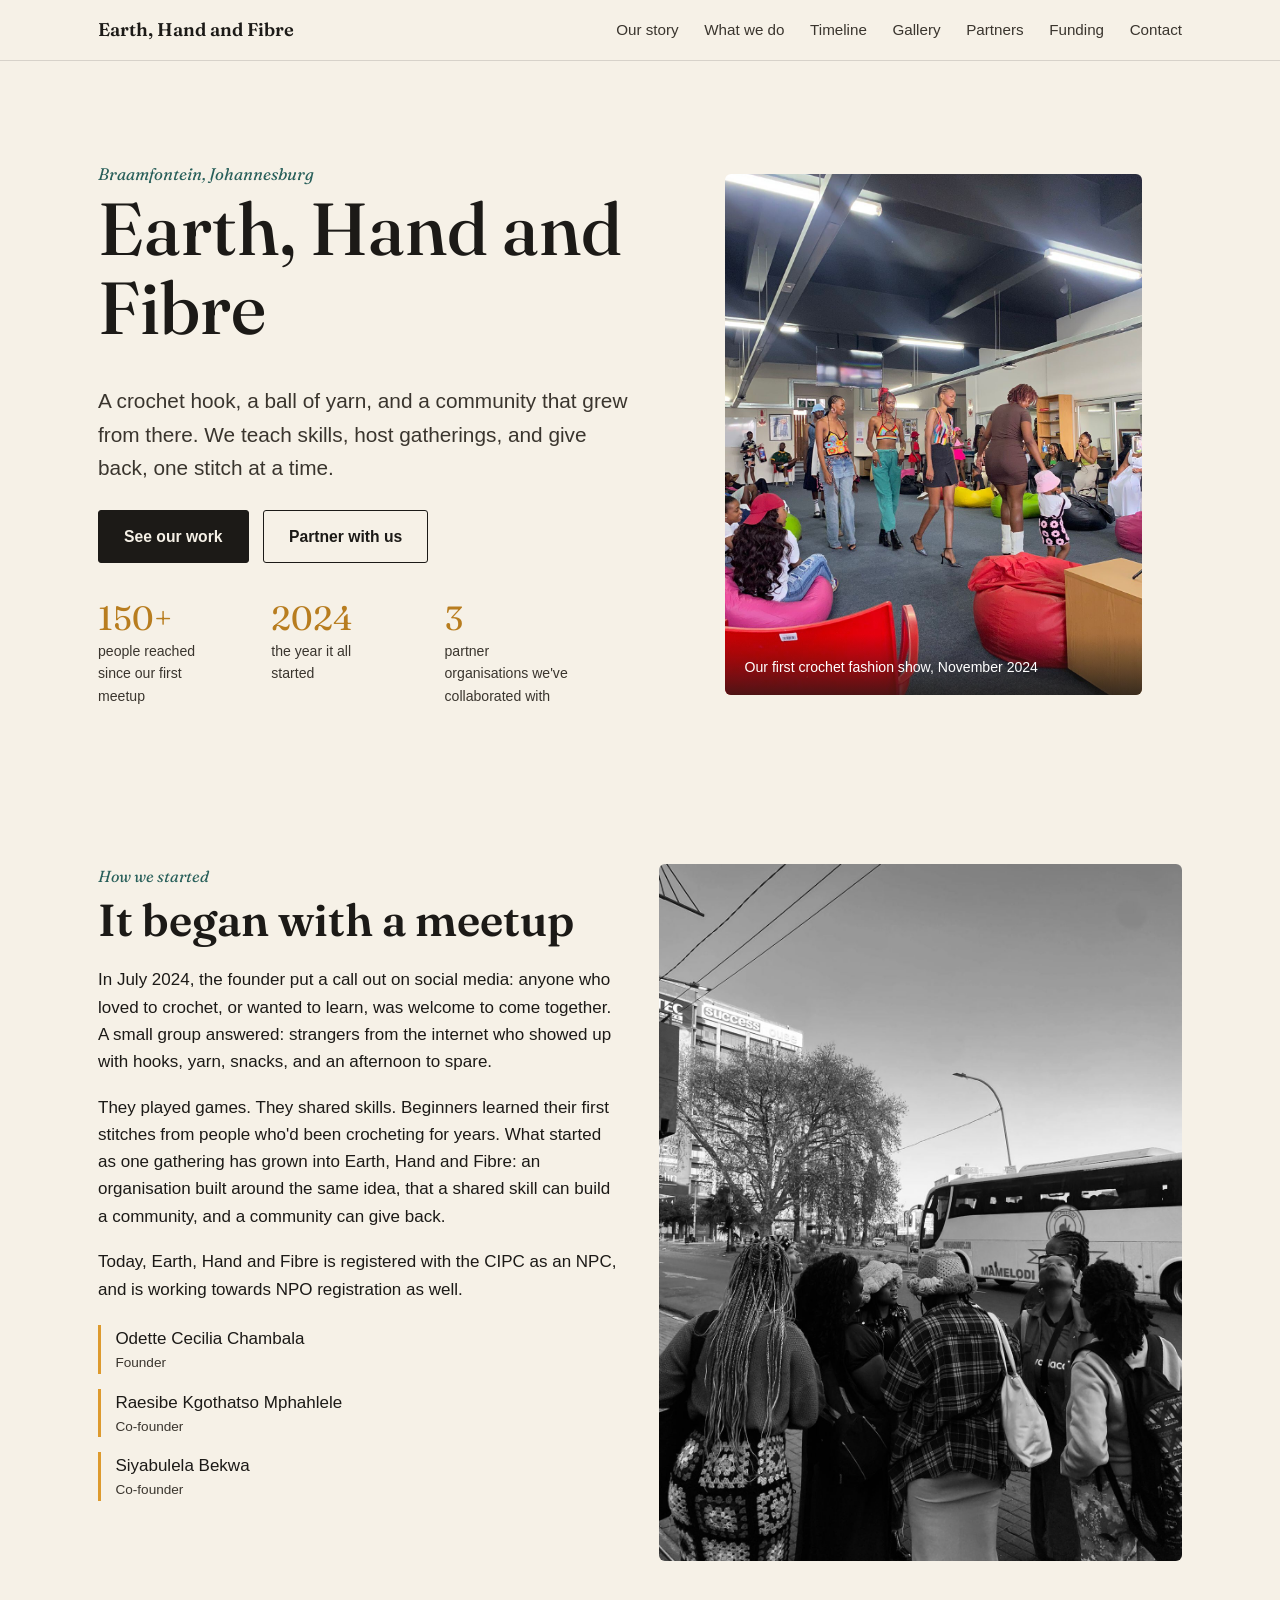
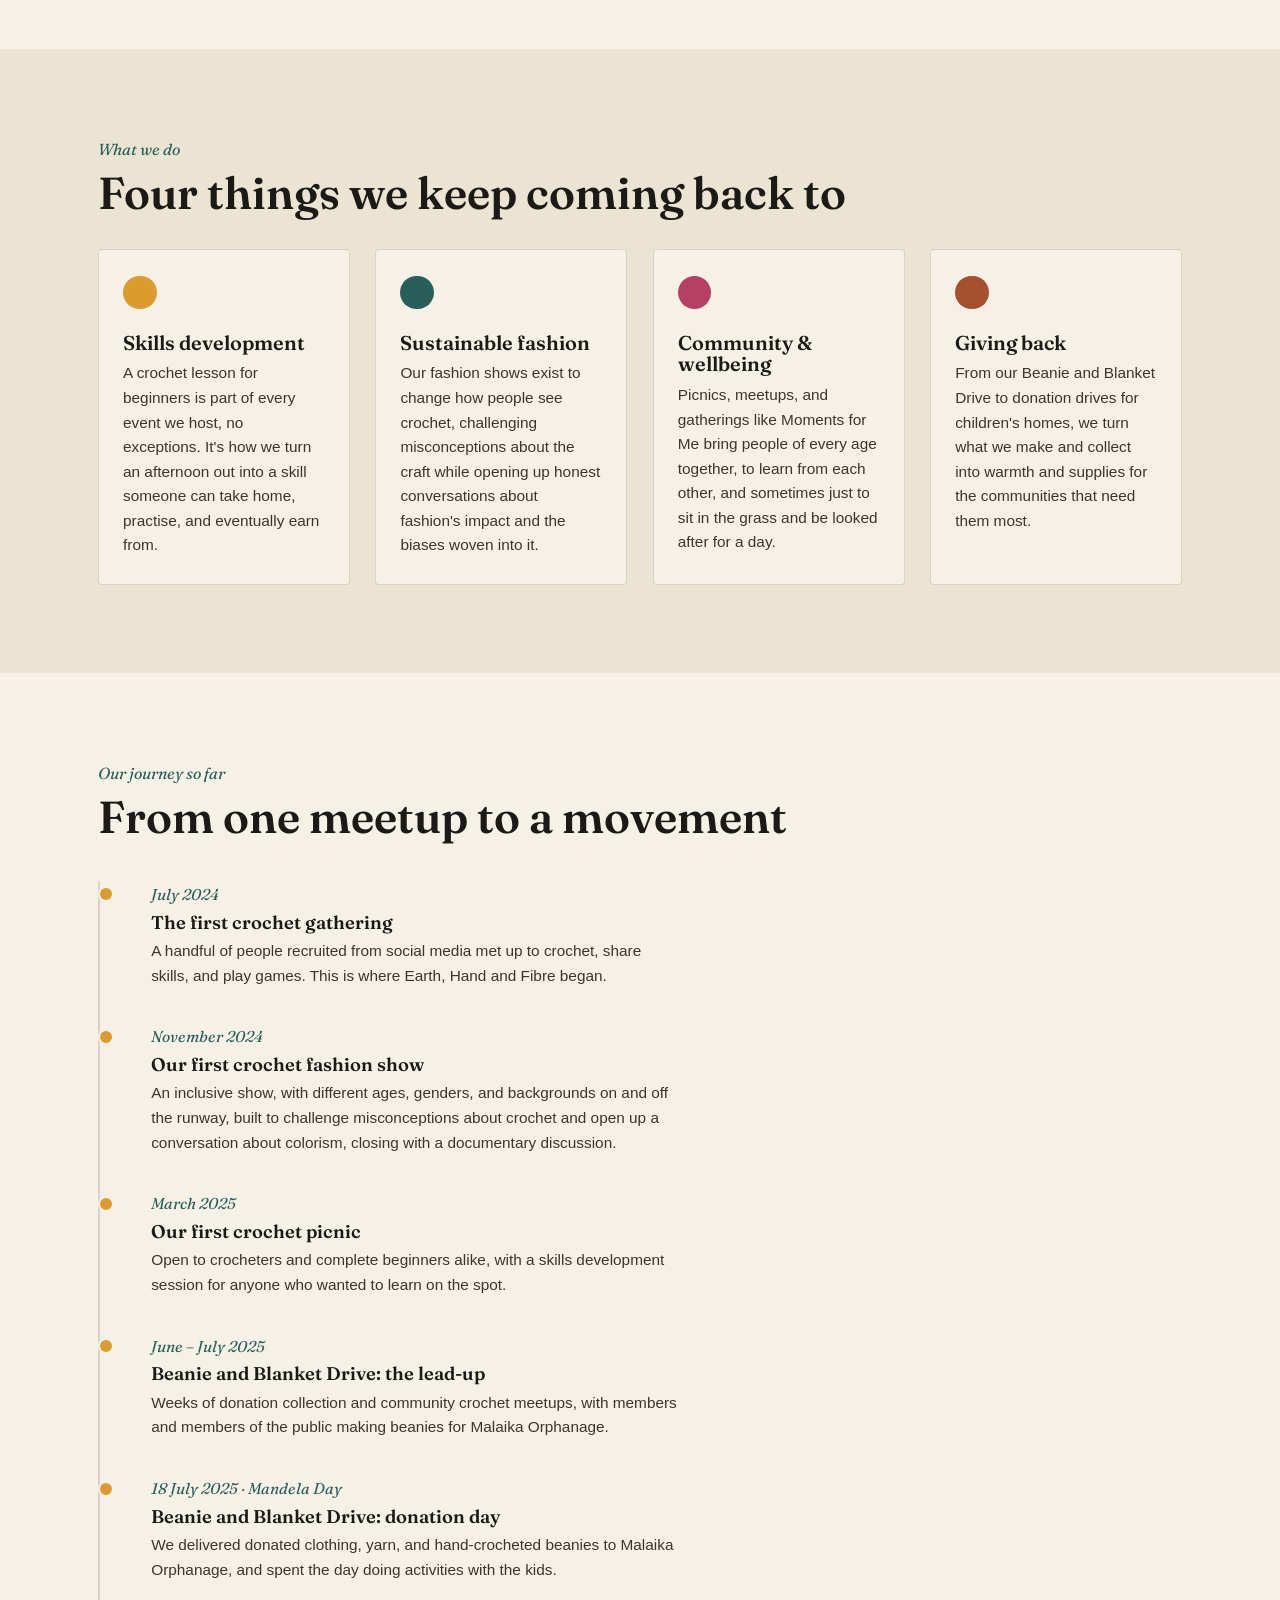
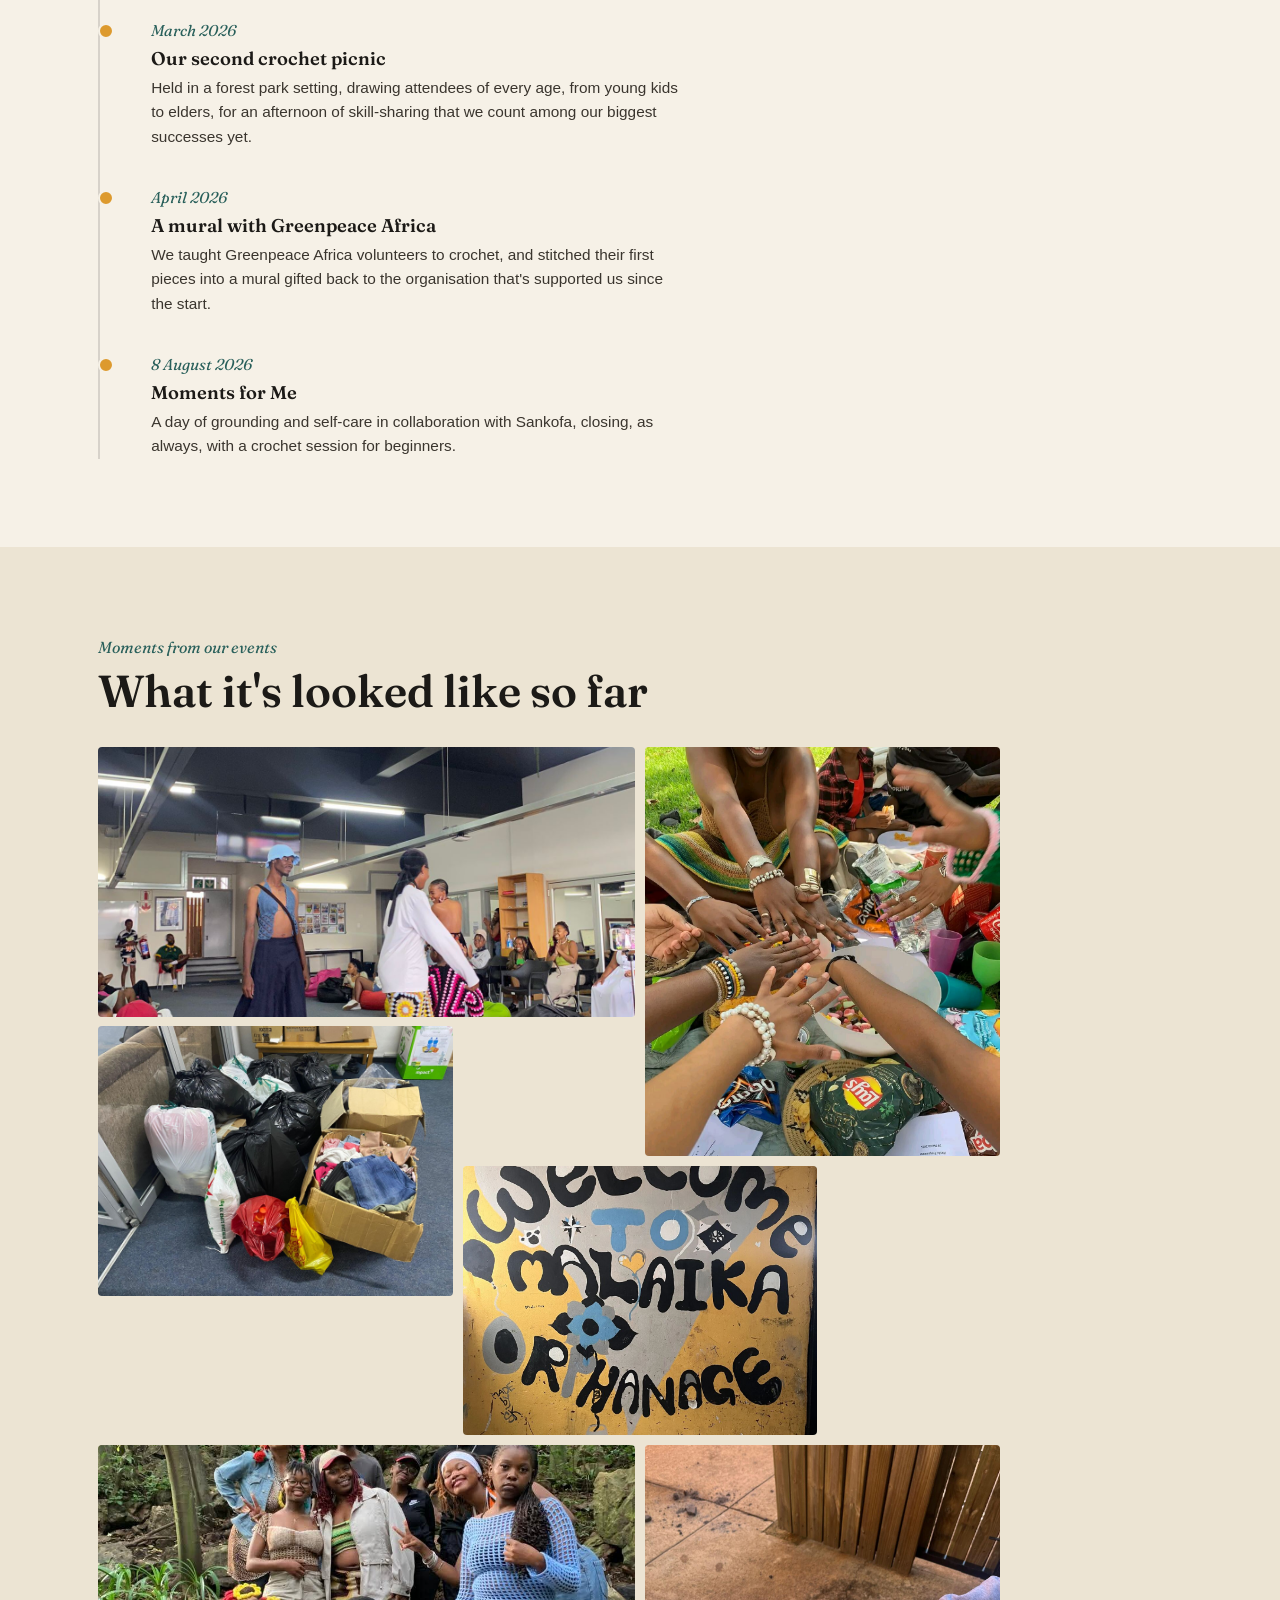
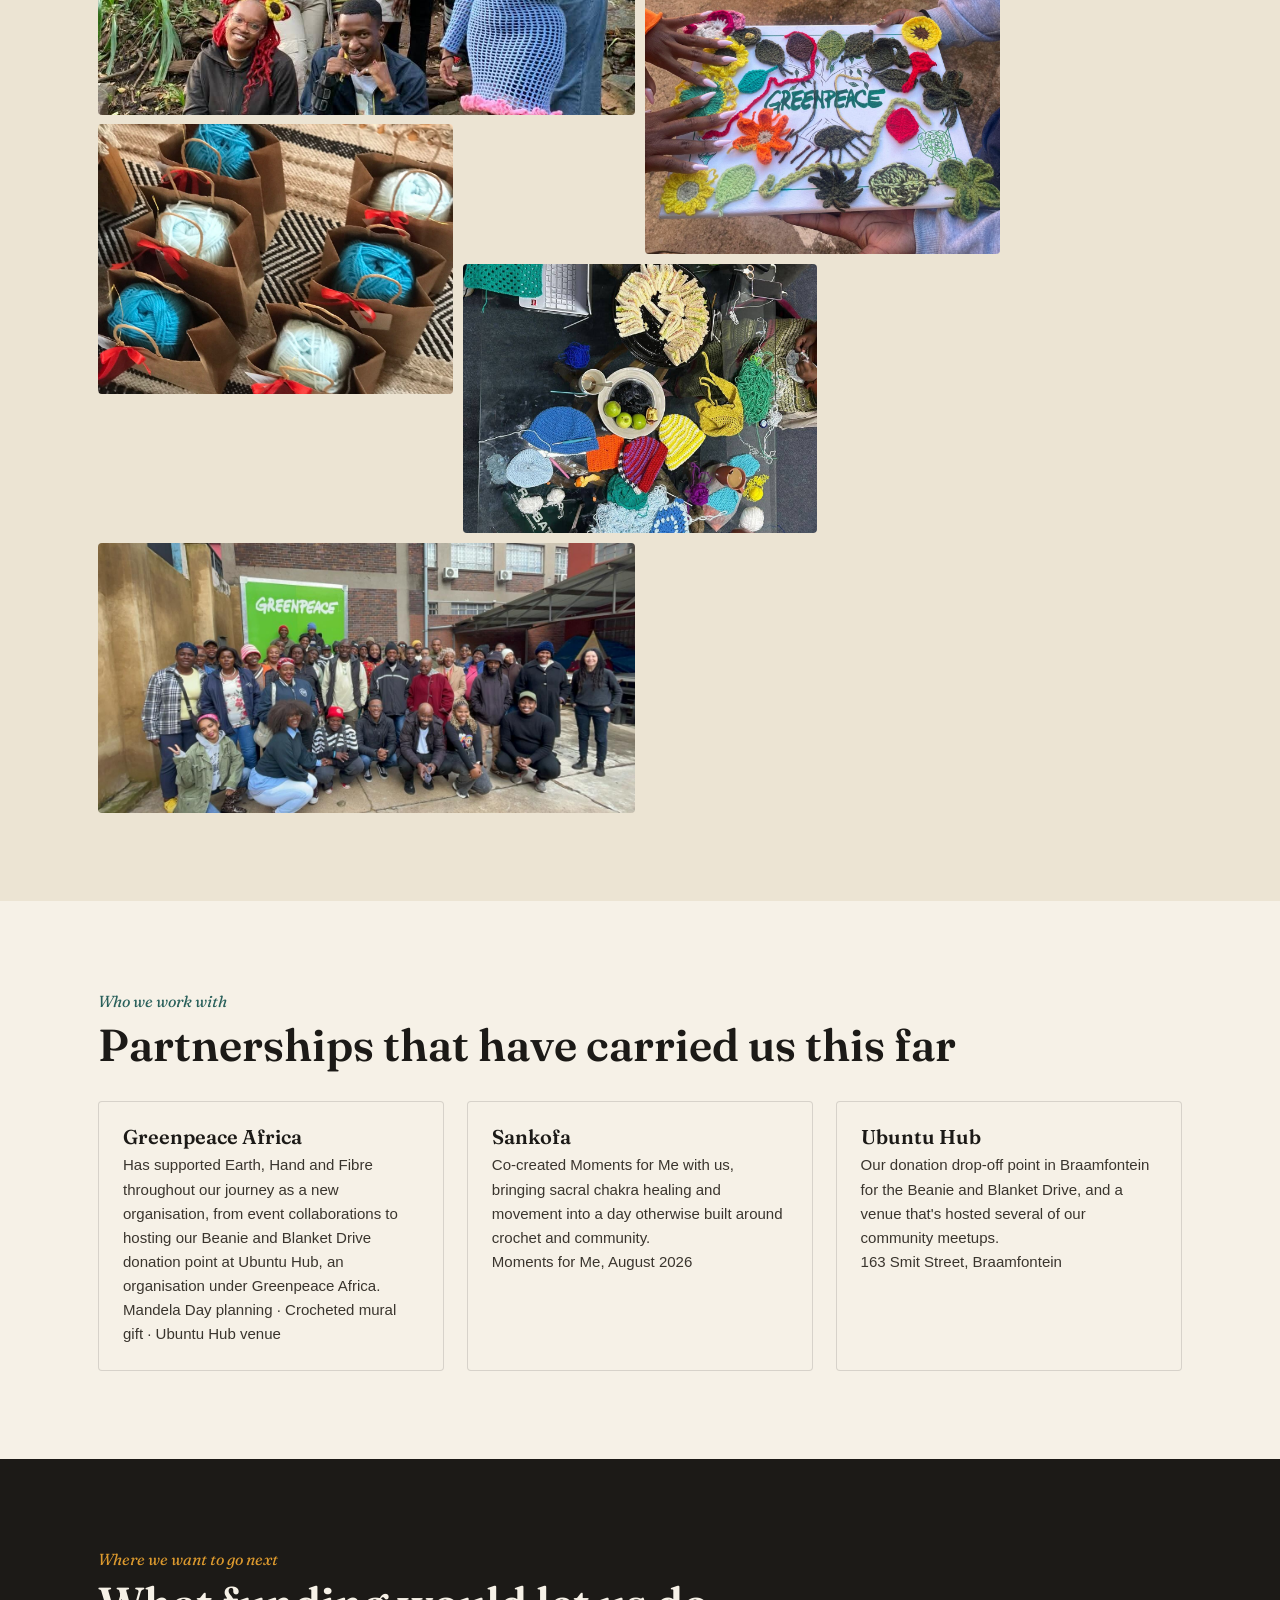
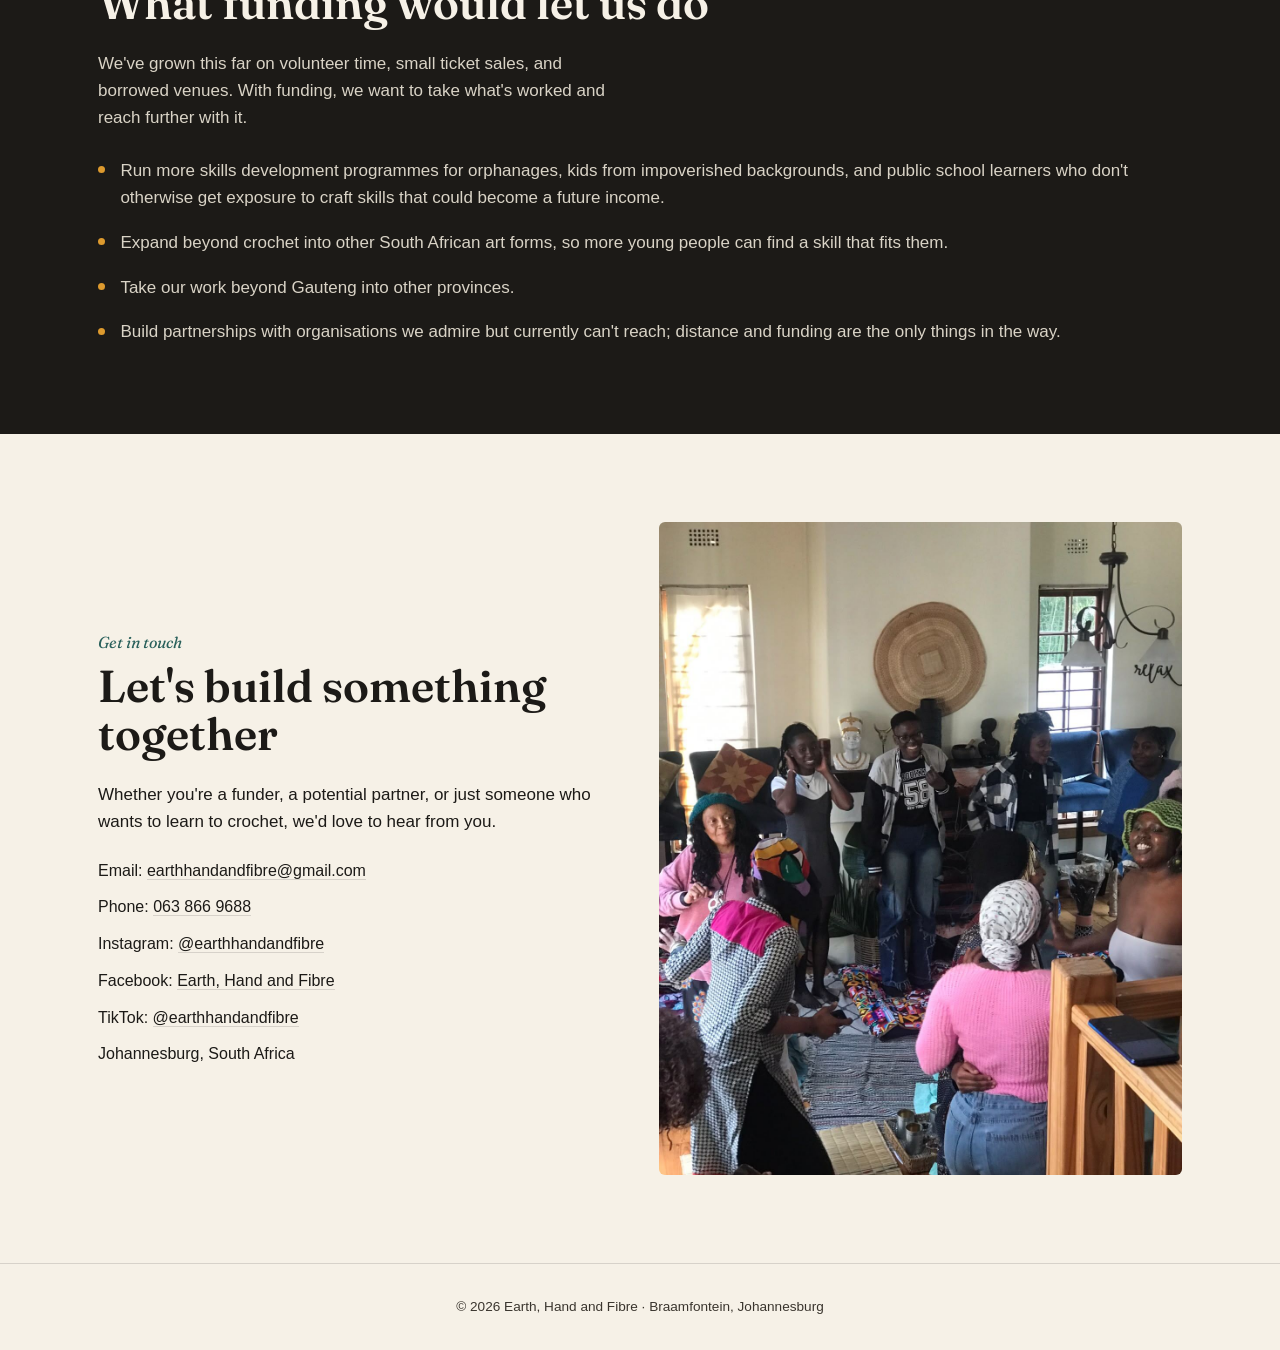
<file: index.html>
<!DOCTYPE html>
<html lang="en">
<head>
<meta charset="UTF-8">
<meta name="viewport" content="width=device-width, initial-scale=1.0">
<title>Earth, Hand and Fibre: Crochet, Community &amp; Sustainable Fashion</title>
<meta name="description" content="Earth, Hand and Fibre is a Braamfontein-based organisation using crochet to build skills, community, and sustainable fashion across Johannesburg.">
<link rel="preconnect" href="https://fonts.googleapis.com">
<link rel="preconnect" href="https://fonts.gstatic.com" crossorigin>
<link href="https://fonts.googleapis.com/css2?family=Fraunces:ital,opsz,wght@0,9..144,400;0,9..144,500;0,9..144,600;1,9..144,500&family=Karla:wght@400;500;600;700&display=swap" rel="stylesheet">
<link rel="stylesheet" href="styles.css">
</head>
<body>

<header class="site-nav">
  <div class="nav-inner">
    <a href="#top" class="nav-mark">Earth, Hand and Fibre</a>
    <button class="nav-toggle" id="navToggle" aria-label="Toggle menu" aria-expanded="false">&#9776;</button>
    <nav>
      <ul class="nav-links" id="navLinks">
        <li><a href="#story">Our story</a></li>
        <li><a href="#work">What we do</a></li>
        <li><a href="#timeline">Timeline</a></li>
        <li><a href="#gallery">Gallery</a></li>
        <li><a href="#partners">Partners</a></li>
        <li><a href="#funding">Funding</a></li>
        <li><a href="#contact">Contact</a></li>
      </ul>
    </nav>
  </div>
</header>

<main id="top">

  <!-- HERO -->
  <section class="hero">
    <div class="wrap hero-inner">
      <div>
        <span class="hero-eyebrow">Braamfontein, Johannesburg</span>
        <h1>Earth, Hand and Fibre</h1>
        <p class="lede">A crochet hook, a ball of yarn, and a community that grew from there. We teach skills, host gatherings, and give back, one stitch at a time.</p>
        <div class="btn-row">
          <a href="#timeline" class="btn btn-solid">See our work</a>
          <a href="#funding" class="btn btn-outline">Partner with us</a>
        </div>
        <div class="stat-strip">
          <div>
            <div class="stat-num">150+</div>
            <div class="stat-label">people reached since our first meetup</div>
          </div>
          <div>
            <div class="stat-num">2024</div>
            <div class="stat-label">the year it all started</div>
          </div>
          <div>
            <div class="stat-num">3</div>
            <div class="stat-label">partner organisations we've collaborated with</div>
          </div>
        </div>
      </div>
      <figure class="hero-figure">
        <img src="Images/fashion-show-1.jpg" alt="Models walking at Earth, Hand and Fibre's crochet fashion show, wearing crocheted crop tops and skirts">
        <figcaption>Our first crochet fashion show, November 2024</figcaption>
      </figure>
    </div>
  </section>

  <!-- ORIGIN STORY -->
  <section id="story">
    <div class="wrap split">
      <div>
        <span class="kicker">How we started</span>
        <h2>It began with a meetup</h2>
        <p>In July 2024, the founder put a call out on social media: anyone who loved to crochet, or wanted to learn, was welcome to come together. A small group answered: strangers from the internet who showed up with hooks, yarn, snacks, and an afternoon to spare.</p>
        <p>They played games. They shared skills. Beginners learned their first stitches from people who'd been crocheting for years. What started as one gathering has grown into Earth, Hand and Fibre: an organisation built around the same idea, that a shared skill can build a community, and a community can give back.</p>
        <p>Today, Earth, Hand and Fibre is registered with the CIPC as an NPC, and is working towards NPO registration as well.</p>
        <ul class="team-list">
          <li>Odette Cecilia Chambala<span class="team-role">Founder</span></li>
          <li>Raesibe Kgothatso Mphahlele<span class="team-role">Co-founder</span></li>
          <li>Siyabulela Bekwa<span class="team-role">Co-founder</span></li>
        </ul>
      </div>
      <img src="Images/first-meetup-group-bw.jpg" alt="Group from Earth, Hand and Fibre's first-ever crochet meetup, waiting at a Johannesburg street corner">
    </div>
  </section>

  <!-- WHAT WE DO -->
  <section id="work" class="section-alt">
    <div class="wrap">
      <span class="kicker">What we do</span>
      <h2>Four things we keep coming back to</h2>
      <div class="pillars">
        <div class="pillar p1">
          <span class="pillar-mark"></span>
          <h3>Skills development</h3>
          <p>A crochet lesson for beginners is part of every event we host, no exceptions. It's how we turn an afternoon out into a skill someone can take home, practise, and eventually earn from.</p>
        </div>
        <div class="pillar p2">
          <span class="pillar-mark"></span>
          <h3>Sustainable fashion</h3>
          <p>Our fashion shows exist to change how people see crochet, challenging misconceptions about the craft while opening up honest conversations about fashion's impact and the biases woven into it.</p>
        </div>
        <div class="pillar p3">
          <span class="pillar-mark"></span>
          <h3>Community &amp; wellbeing</h3>
          <p>Picnics, meetups, and gatherings like Moments for Me bring people of every age together, to learn from each other, and sometimes just to sit in the grass and be looked after for a day.</p>
        </div>
        <div class="pillar p4">
          <span class="pillar-mark"></span>
          <h3>Giving back</h3>
          <p>From our Beanie and Blanket Drive to donation drives for children's homes, we turn what we make and collect into warmth and supplies for the communities that need them most.</p>
        </div>
      </div>
    </div>
  </section>

  <!-- TIMELINE -->
  <section id="timeline">
    <div class="wrap">
      <span class="kicker">Our journey so far</span>
      <h2>From one meetup to a movement</h2>
      <div class="timeline">

        <div class="tl-item">
          <span class="tl-date">July 2024</span>
          <h3>The first crochet gathering</h3>
          <p>A handful of people recruited from social media met up to crochet, share skills, and play games. This is where Earth, Hand and Fibre began.</p>
        </div>

        <div class="tl-item">
          <span class="tl-date">November 2024</span>
          <h3>Our first crochet fashion show</h3>
          <p>An inclusive show, with different ages, genders, and backgrounds on and off the runway, built to challenge misconceptions about crochet and open up a conversation about colorism, closing with a documentary discussion.</p>
        </div>

        <div class="tl-item">
          <span class="tl-date">March 2025</span>
          <h3>Our first crochet picnic</h3>
          <p>Open to crocheters and complete beginners alike, with a skills development session for anyone who wanted to learn on the spot.</p>
        </div>

        <div class="tl-item">
          <span class="tl-date">June – July 2025</span>
          <h3>Beanie and Blanket Drive: the lead-up</h3>
          <p>Weeks of donation collection and community crochet meetups, with members and members of the public making beanies for Malaika Orphanage.</p>
        </div>

        <div class="tl-item">
          <span class="tl-date">18 July 2025 · Mandela Day</span>
          <h3>Beanie and Blanket Drive: donation day</h3>
          <p>We delivered donated clothing, yarn, and hand-crocheted beanies to Malaika Orphanage, and spent the day doing activities with the kids.</p>
        </div>

        <div class="tl-item">
          <span class="tl-date">March 2026</span>
          <h3>Our second crochet picnic</h3>
          <p>Held in a forest park setting, drawing attendees of every age, from young kids to elders, for an afternoon of skill-sharing that we count among our biggest successes yet.</p>
        </div>

        <div class="tl-item">
          <span class="tl-date">April 2026</span>
          <h3>A mural with Greenpeace Africa</h3>
          <p>We taught Greenpeace Africa volunteers to crochet, and stitched their first pieces into a mural gifted back to the organisation that's supported us since the start.</p>
        </div>

        <div class="tl-item">
          <span class="tl-date">8 August 2026</span>
          <h3>Moments for Me</h3>
          <p>A day of grounding and self-care in collaboration with Sankofa, closing, as always, with a crochet session for beginners.</p>
        </div>

      </div>
    </div>
  </section>

  <!-- GALLERY -->
  <section id="gallery" class="section-alt">
    <div class="wrap">
      <span class="kicker">Moments from our events</span>
      <h2>What it's looked like so far</h2>
      <div class="gallery-grid">
        <figure class="g-wide">
          <img src="Images/fashion-show-2.jpg" alt="Two models at the crochet fashion show, one in a knitted top and skirt">
        </figure>
        <figure class="g-tall">
          <img src="Images/picnic-hands.jpg" alt="Hands reaching into the middle of a picnic blanket at a crochet picnic">
        </figure>
        <figure class="g-sq">
          <img src="Images/beanie-drive-donations.jpg" alt="Boxes and bags of donated clothing for the Beanie and Blanket Drive">
        </figure>
        <figure class="g-sq">
          <img src="Images/beanie-drive-orphanage-sign.jpg" alt="Welcome to Malaika Orphanage, hand-painted sign">
        </figure>
        <figure class="g-wide">
          <img src="Images/picnic2-group-forest.jpg" alt="Group photo from the second crochet picnic in a forest park">
        </figure>
        <figure class="g-tall">
          <img src="Images/greenpeace-mural-closeup.jpg" alt="Close-up of the crocheted mural made with Greenpeace Africa volunteers">
        </figure>
        <figure class="g-sq">
          <img src="Images/moments-for-me-yarn-gifts.jpg" alt="Gift bags of yarn tied with ribbon for the Moments for Me event">
        </figure>
        <figure class="g-sq">
          <img src="Images/beanie-prep-overhead-spread.jpg" alt="Overhead view of beanies in progress, tea, and sandwiches at a crochet meetup">
        </figure>
        <figure class="g-wide">
          <img src="Images/greenpeace-group-photo.jpg" alt="Large group photo of Earth, Hand and Fibre and Greenpeace Africa volunteers">
        </figure>
      </div>
    </div>
  </section>

  <!-- PARTNERS -->
  <section id="partners">
    <div class="wrap">
      <span class="kicker">Who we work with</span>
      <h2>Partnerships that have carried us this far</h2>
      <div class="partners">
        <div class="partner-card">
          <h3>Greenpeace Africa</h3>
          <p>Has supported Earth, Hand and Fibre throughout our journey as a new organisation, from event collaborations to hosting our Beanie and Blanket Drive donation point at Ubuntu Hub, an organisation under Greenpeace Africa.</p>
          <p class="partner-sub">Mandela Day planning · Crocheted mural gift · Ubuntu Hub venue</p>
        </div>
        <div class="partner-card">
          <h3>Sankofa</h3>
          <p>Co-created Moments for Me with us, bringing sacral chakra healing and movement into a day otherwise built around crochet and community.</p>
          <p class="partner-sub">Moments for Me, August 2026</p>
        </div>
        <div class="partner-card">
          <h3>Ubuntu Hub</h3>
          <p>Our donation drop-off point in Braamfontein for the Beanie and Blanket Drive, and a venue that's hosted several of our community meetups.</p>
          <p class="partner-sub">163 Smit Street, Braamfontein</p>
        </div>
      </div>
    </div>
  </section>

  <!-- FUNDING ASK -->
  <section id="funding" class="section-dark">
    <div class="wrap">
      <span class="kicker">Where we want to go next</span>
      <h2>What funding would let us do</h2>
      <p style="max-width: 56ch;">We've grown this far on volunteer time, small ticket sales, and borrowed venues. With funding, we want to take what's worked and reach further with it.</p>
      <ul class="ask-list">
        <li>Run more skills development programmes for orphanages, kids from impoverished backgrounds, and public school learners who don't otherwise get exposure to craft skills that could become a future income.</li>
        <li>Expand beyond crochet into other South African art forms, so more young people can find a skill that fits them.</li>
        <li>Take our work beyond Gauteng into other provinces.</li>
        <li>Build partnerships with organisations we admire but currently can't reach; distance and funding are the only things in the way.</li>
      </ul>
    </div>
  </section>

  <!-- CONTACT -->
  <section id="contact">
    <div class="wrap contact-grid">
      <div>
        <span class="kicker">Get in touch</span>
        <h2>Let's build something together</h2>
        <p>Whether you're a funder, a potential partner, or just someone who wants to learn to crochet, we'd love to hear from you.</p>
        <ul class="contact-list">
          <li>Email: <a href="mailto:earthhandandfibre@gmail.com">earthhandandfibre@gmail.com</a></li>
          <li>Phone: <a href="tel:+27638669688">063 866 9688</a></li>
          <li>Instagram: <a href="https://instagram.com/earthhandandfibre" target="_blank" rel="noopener">@earthhandandfibre</a></li>
          <li>Facebook: <a href="https://facebook.com/earthhandandfibre" target="_blank" rel="noopener">Earth, Hand and Fibre</a></li>
          <li>TikTok: <a href="https://tiktok.com/@earthhandandfibre" target="_blank" rel="noopener">@earthhandandfibre</a></li>
          <li>Johannesburg, South Africa</li>
        </ul>
      </div>
      <img src="Images/moments-for-me-group-dance.jpg" alt="Group moment from the Moments for Me event" style="border-radius:6px; object-fit:cover; width:100%; aspect-ratio:4/5;">
    </div>
  </section>

</main>

<footer>
  <div class="wrap">
    &copy; 2026 Earth, Hand and Fibre &middot; Braamfontein, Johannesburg
  </div>
</footer>

<script>
  const navToggle = document.getElementById('navToggle');
  const navLinks = document.getElementById('navLinks');
  navToggle.addEventListener('click', () => {
    const open = navLinks.classList.toggle('open');
    navToggle.setAttribute('aria-expanded', open);
  });
  navLinks.querySelectorAll('a').forEach(a => a.addEventListener('click', () => {
    navLinks.classList.remove('open');
    navToggle.setAttribute('aria-expanded', false);
  }));
</script>

</body>
  </html>
</file>
<file: styles.css>
/* ===================================================================
   Earth, Hand and Fibre — design tokens
   Palette drawn from the org's own materials: mustard/marigold and
   teal yarn, berry-pink beanies, terracotta clay pots from event
   photos, and deep charcoal for grounding contrast.
=================================================================== */

:root {
  --ink: #1c1a17;
  --ink-soft: #3a352e;
  --paper: #f6f1e7;
  --paper-dim: #ece4d3;
  --marigold: #dd9a2e;
  --marigold-deep: #b87d1f;
  --teal: #285f5a;
  --berry: #b73f66;
  --clay: #a5502e;
  --line: rgba(28, 26, 23, 0.14);

  --font-display: "Fraunces", "Iowan Old Style", Georgia, serif;
  --font-body: "Work Sans", "Segoe UI", sans-serif;

  --max-w: 1180px;
  --gap: clamp(1.25rem, 3vw, 2.5rem);
}

* { box-sizing: border-box; }
html { scroll-behavior: smooth; }

@media (prefers-reduced-motion: reduce) {
  html { scroll-behavior: auto; }
  * { animation: none !important; transition: none !important; }
}

body {
  margin: 0;
  background: var(--paper);
  color: var(--ink);
  font-family: var(--font-body);
  font-size: 17px;
  line-height: 1.6;
  -webkit-font-smoothing: antialiased;
}

img { max-width: 100%; display: block; }

a { color: inherit; }

.wrap {
  max-width: var(--max-w);
  margin: 0 auto;
  padding: 0 clamp(1.25rem, 4vw, 3rem);
}

h1, h2, h3 {
  font-family: var(--font-display);
  font-weight: 600;
  line-height: 1.08;
  margin: 0 0 0.5em;
  color: var(--ink);
}

h1 { font-size: clamp(2.6rem, 6vw, 4.6rem); font-weight: 500; }
h2 { font-size: clamp(1.9rem, 4vw, 2.8rem); }
h3 { font-size: 1.25rem; }

p { max-width: 62ch; margin: 0 0 1.1em; }

.lede {
  font-size: clamp(1.05rem, 2vw, 1.3rem);
  color: var(--ink-soft);
  max-width: 46ch;
}

.btn {
  display: inline-block;
  font-family: var(--font-body);
  font-weight: 600;
  font-size: 0.98rem;
  padding: 0.85em 1.6em;
  border-radius: 3px;
  text-decoration: none;
  border: 1.5px solid var(--ink);
  transition: background 0.15s ease, color 0.15s ease, transform 0.15s ease;
}

.btn-solid {
  background: var(--ink);
  color: var(--paper);
}
.btn-solid:hover { background: var(--marigold-deep); border-color: var(--marigold-deep); transform: translateY(-1px); }

.btn-outline {
  background: transparent;
  color: var(--ink);
}
.btn-outline:hover { background: var(--ink); color: var(--paper); transform: translateY(-1px); }

.btn-row { display: flex; gap: 0.9rem; flex-wrap: wrap; margin-top: 1.6rem; }

/* ---------------- Nav ---------------- */
header.site-nav {
  position: sticky;
  top: 0;
  z-index: 40;
  background: var(--paper);
  border-bottom: 1px solid var(--line);
}
.nav-inner {
  display: flex;
  align-items: center;
  justify-content: space-between;
  padding: 0.95rem clamp(1.25rem, 4vw, 3rem);
  max-width: var(--max-w);
  margin: 0 auto;
}
.nav-mark {
  font-family: var(--font-display);
  font-size: 1.15rem;
  font-weight: 600;
  text-decoration: none;
  color: var(--ink);
}
.nav-links {
  display: flex;
  gap: 1.6rem;
  list-style: none;
  margin: 0;
  padding: 0;
}
.nav-links a {
  text-decoration: none;
  font-size: 0.95rem;
  color: var(--ink-soft);
  border-bottom: 2px solid transparent;
  padding-bottom: 2px;
}
.nav-links a:hover { color: var(--ink); border-color: var(--marigold); }
.nav-toggle { display: none; background: none; border: none; font-size: 1.6rem; cursor: pointer; color: var(--ink); }

@media (max-width: 760px) {
  .nav-links {
    position: absolute;
    top: 100%; left: 0; right: 0;
    background: var(--paper);
    flex-direction: column;
    gap: 0;
    border-bottom: 1px solid var(--line);
    display: none;
  }
  .nav-links.open { display: flex; }
  .nav-links a { display: block; padding: 0.9rem clamp(1.25rem, 4vw, 3rem); border-bottom: 1px solid var(--line); }
  .nav-toggle { display: block; }
}

/* ---------------- Hero ---------------- */
.hero {
  padding: clamp(3rem, 8vw, 6rem) 0 clamp(2.5rem, 6vw, 4rem);
}
.hero-inner {
  display: grid;
  grid-template-columns: 1.05fr 0.95fr;
  gap: var(--gap);
  align-items: center;
}
.hero-eyebrow {
  font-family: var(--font-display);
  font-style: italic;
  color: var(--teal);
  font-size: 1.05rem;
  margin-bottom: 0.6em;
}
.hero-figure {
  position: relative;
  border-radius: 6px;
  overflow: hidden;
}
.hero-figure img { width: 100%; height: 100%; object-fit: cover; aspect-ratio: 4/5; }
.hero-figure figcaption {
  position: absolute;
  bottom: 0; left: 0; right: 0;
  padding: 1.4rem 1.2rem 1rem;
  background: linear-gradient(0deg, rgba(28,26,23,0.75), transparent);
  color: #fff;
  font-size: 0.88rem;
  margin: 0;
}
.stat-strip {
  display: flex;
  gap: clamp(1.5rem, 4vw, 3rem);
  margin-top: 2.4rem;
  flex-wrap: wrap;
}
.stat-num {
  font-family: var(--font-display);
  font-size: 2.1rem;
  color: var(--marigold-deep);
  line-height: 1;
}
.stat-label { font-size: 0.88rem; color: var(--ink-soft); margin-top: 0.3em; max-width: 16ch; }

/* ---------------- Sections generic ---------------- */
section { padding: clamp(3rem, 7vw, 5.5rem) 0; }
.section-alt { background: var(--paper-dim); }
.section-dark {
  background: var(--ink);
  color: var(--paper);
}
.section-dark h2, .section-dark h3 { color: var(--paper); }
.section-dark p { color: #d9d3c6; }
.kicker {
  font-family: var(--font-display);
  font-style: italic;
  color: var(--teal);
  margin-bottom: 0.4em;
  display: block;
  font-size: 1rem;
}
.section-dark .kicker { color: var(--marigold); }

/* ---------------- Origin / split ---------------- */
.split {
  display: grid;
  grid-template-columns: 1fr 1fr;
  gap: var(--gap);
  align-items: start;
}
.split img { border-radius: 6px; width: 100%; height: 100%; object-fit: cover; }

.team-list {
  list-style: none;
  padding: 0;
  margin: 1.4rem 0 0;
  display: grid;
  gap: 0.9rem;
}
.team-list li {
  border-left: 3px solid var(--marigold);
  padding-left: 0.9rem;
}
.team-role { display: block; font-size: 0.85rem; color: var(--ink-soft); text-transform: none; }

/* ---------------- Pillars ---------------- */
.pillars {
  display: grid;
  grid-template-columns: repeat(auto-fit, minmax(230px, 1fr));
  gap: 1.6rem;
  margin-top: 2rem;
}
.pillar {
  padding: 1.6rem 1.5rem;
  background: var(--paper);
  border: 1px solid var(--line);
  border-radius: 4px;
}
.pillar h3 { margin-bottom: 0.4em; }
.pillar p { margin: 0; font-size: 0.96rem; color: var(--ink-soft); }
.pillar-mark {
  display: inline-block;
  width: 2.1rem; height: 2.1rem;
  border-radius: 50%;
  margin-bottom: 0.9rem;
}
.p1 .pillar-mark { background: var(--marigold); }
.p2 .pillar-mark { background: var(--teal); }
.p3 .pillar-mark { background: var(--berry); }
.p4 .pillar-mark { background: var(--clay); }

/* ---------------- Timeline (real chronological sequence, so dated markers are appropriate) ---------------- */
.timeline {
  position: relative;
  margin-top: 2.5rem;
  padding-left: 1.6rem;
  border-left: 2px solid var(--line);
}
.tl-item {
  position: relative;
  padding: 0 0 2.2rem 1.6rem;
}
.tl-item:last-child { padding-bottom: 0; }
.tl-item::before {
  content: "";
  position: absolute;
  left: -1.72rem;
  top: 0.35rem;
  width: 12px; height: 12px;
  border-radius: 50%;
  background: var(--marigold);
  border: 2px solid var(--paper);
}
.tl-date {
  font-family: var(--font-display);
  font-style: italic;
  color: var(--teal);
  font-size: 0.98rem;
}
.tl-item h3 { margin: 0.25em 0 0.35em; font-size: 1.15rem; }
.tl-item p { margin: 0; font-size: 0.96rem; color: var(--ink-soft); }

/* ---------------- Gallery (patchwork grid, echoes granny-square piecing) ---------------- */
.gallery-grid {
  display: grid;
  grid-template-columns: repeat(6, 1fr);
  grid-auto-rows: 130px;
  gap: 0.6rem;
  margin-top: 2rem;
}
.gallery-grid figure {
  margin: 0;
  overflow: hidden;
  border-radius: 4px;
  position: relative;
}
.gallery-grid img { width: 100%; height: 100%; object-fit: cover; }
.g-wide { grid-column: span 3; grid-row: span 2; }
.g-tall { grid-column: span 2; grid-row: span 3; }
.g-sq { grid-column: span 2; grid-row: span 2; }
.g-small { grid-column: span 2; grid-row: span 2; }

@media (max-width: 720px) {
  .gallery-grid { grid-template-columns: repeat(2, 1fr); }
  .g-wide, .g-tall, .g-sq, .g-small { grid-column: span 2; grid-row: span 2; }
}

/* ---------------- Partners ---------------- */
.partners {
  display: grid;
  grid-template-columns: repeat(auto-fit, minmax(220px, 1fr));
  gap: 1.4rem;
  margin-top: 2rem;
}
.partner-card {
  padding: 1.5rem;
  border: 1px solid var(--line);
  border-radius: 4px;
  background: var(--paper);
}
.partner-card h3 { margin-bottom: 0.3em; }
.partner-card p { font-size: 0.94rem; color: var(--ink-soft); margin: 0; }
.partner-sub { font-size: 0.85rem; color: var(--teal); margin-top: 0.5em; }

/* ---------------- Funding ask ---------------- */
.ask-list {
  list-style: none;
  padding: 0;
  margin: 1.6rem 0 0;
  display: grid;
  gap: 1.1rem;
}
.ask-list li {
  padding-left: 1.4rem;
  position: relative;
  color: #d9d3c6;
}
.ask-list li::before {
  content: "";
  position: absolute;
  left: 0; top: 0.55em;
  width: 7px; height: 7px;
  background: var(--marigold);
  border-radius: 50%;
}

/* ---------------- Contact ---------------- */
.contact-grid {
  display: grid;
  grid-template-columns: 1fr 1fr;
  gap: var(--gap);
  align-items: center;
}
.contact-list {
  list-style: none;
  padding: 0;
  margin: 1.4rem 0 0;
  display: grid;
  gap: 0.7rem;
  font-size: 1rem;
}
.contact-list a { text-decoration: none; border-bottom: 1px solid var(--line); }
.contact-list a:hover { border-color: var(--ink); }

footer {
  padding: 2rem 0;
  text-align: center;
  font-size: 0.85rem;
  color: var(--ink-soft);
  border-top: 1px solid var(--line);
}

@media (max-width: 820px) {
  .hero-inner, .split, .contact-grid { grid-template-columns: 1fr; }
  .hero-figure { order: -1; }
}
</file>
